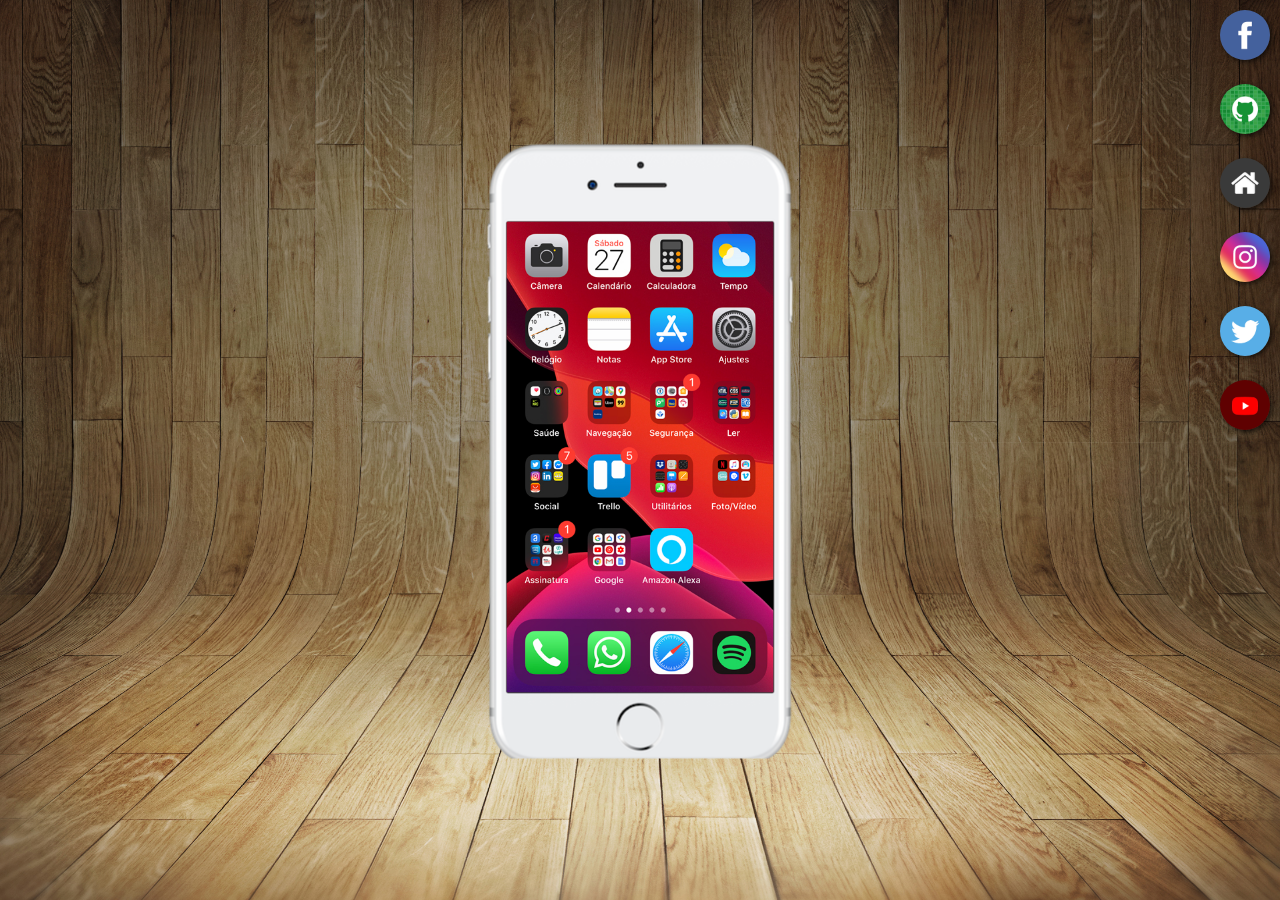
<file: index.html>
<!DOCTYPE html>
<html lang="en">
<head>
    <meta charset="UTF-8">
    <meta http-equiv="X-UA-Compatible" content="IE=edge">
    <meta name="viewport" content="width=device-width, initial-scale=1.0">
    <title>Document</title>
    <link rel="shortcut icon" href="favicon.ico" type="image/x-icon">
    <link rel="stylesheet" href="estilos/estilo.css">
</head>
<body>
   </p>  
    <main>
        <section id="telefone">
            <iframe src="home.html" frameborder="0" id="tela" name="tela" ></iframe>
        </section>
        <section id="redes-sociais">
            <a href="facebook.html" target="tela"><img src="imagens/logo-facebook.jpg" alt=""></a> <br>
            <a href="#"><img src="imagens/logo-github.jpg" alt=""></a> <br>
            <a href="home.html" target="tela"><img src="imagens/logo-home.jpg" alt=""></a>
 <br>
            <a href="#"><img src="imagens/logo-instagram.jpg" alt=""></a>
<br>
            <a href="#"><img src="imagens/logo-twitter.jpg" alt=""></a> <br>
            <a href="#"><img src="imagens/logo-youtube.jpg"></a>
        </section>
    </main>
</body>
</html>
</file>
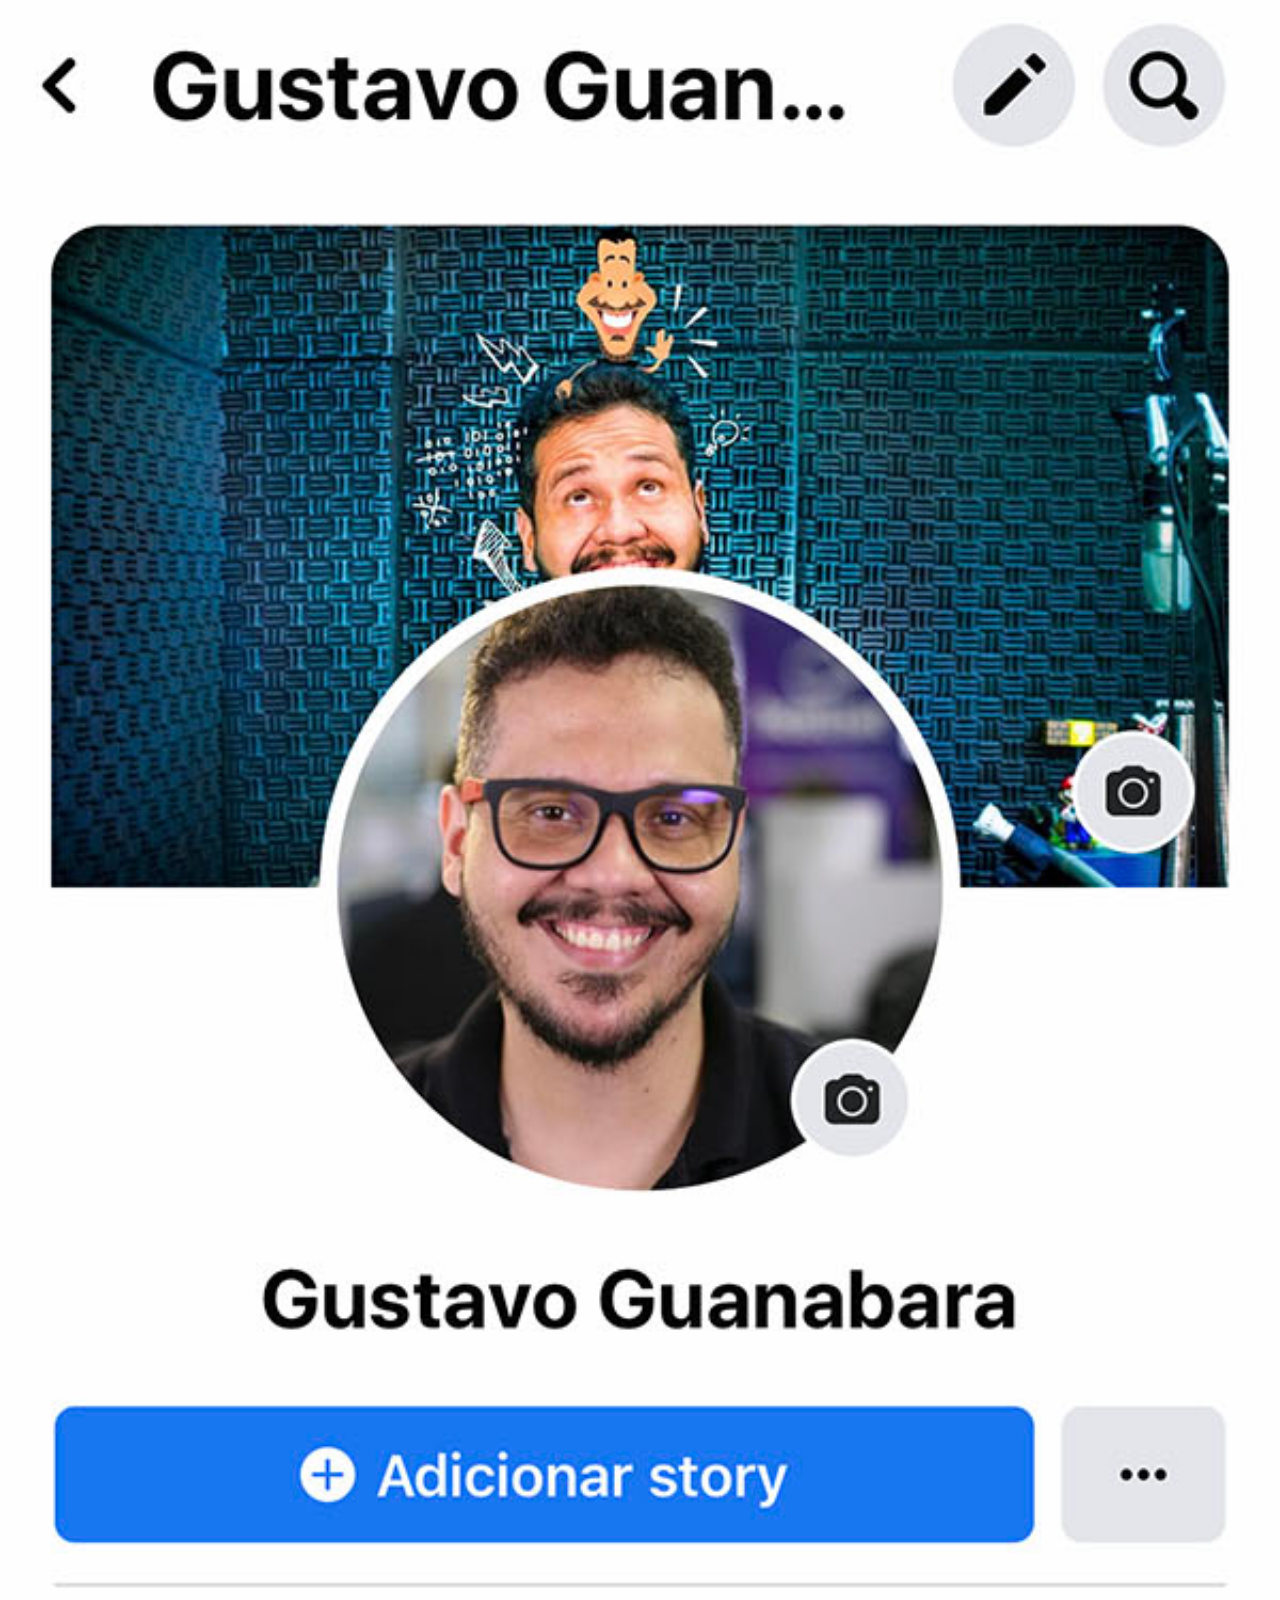
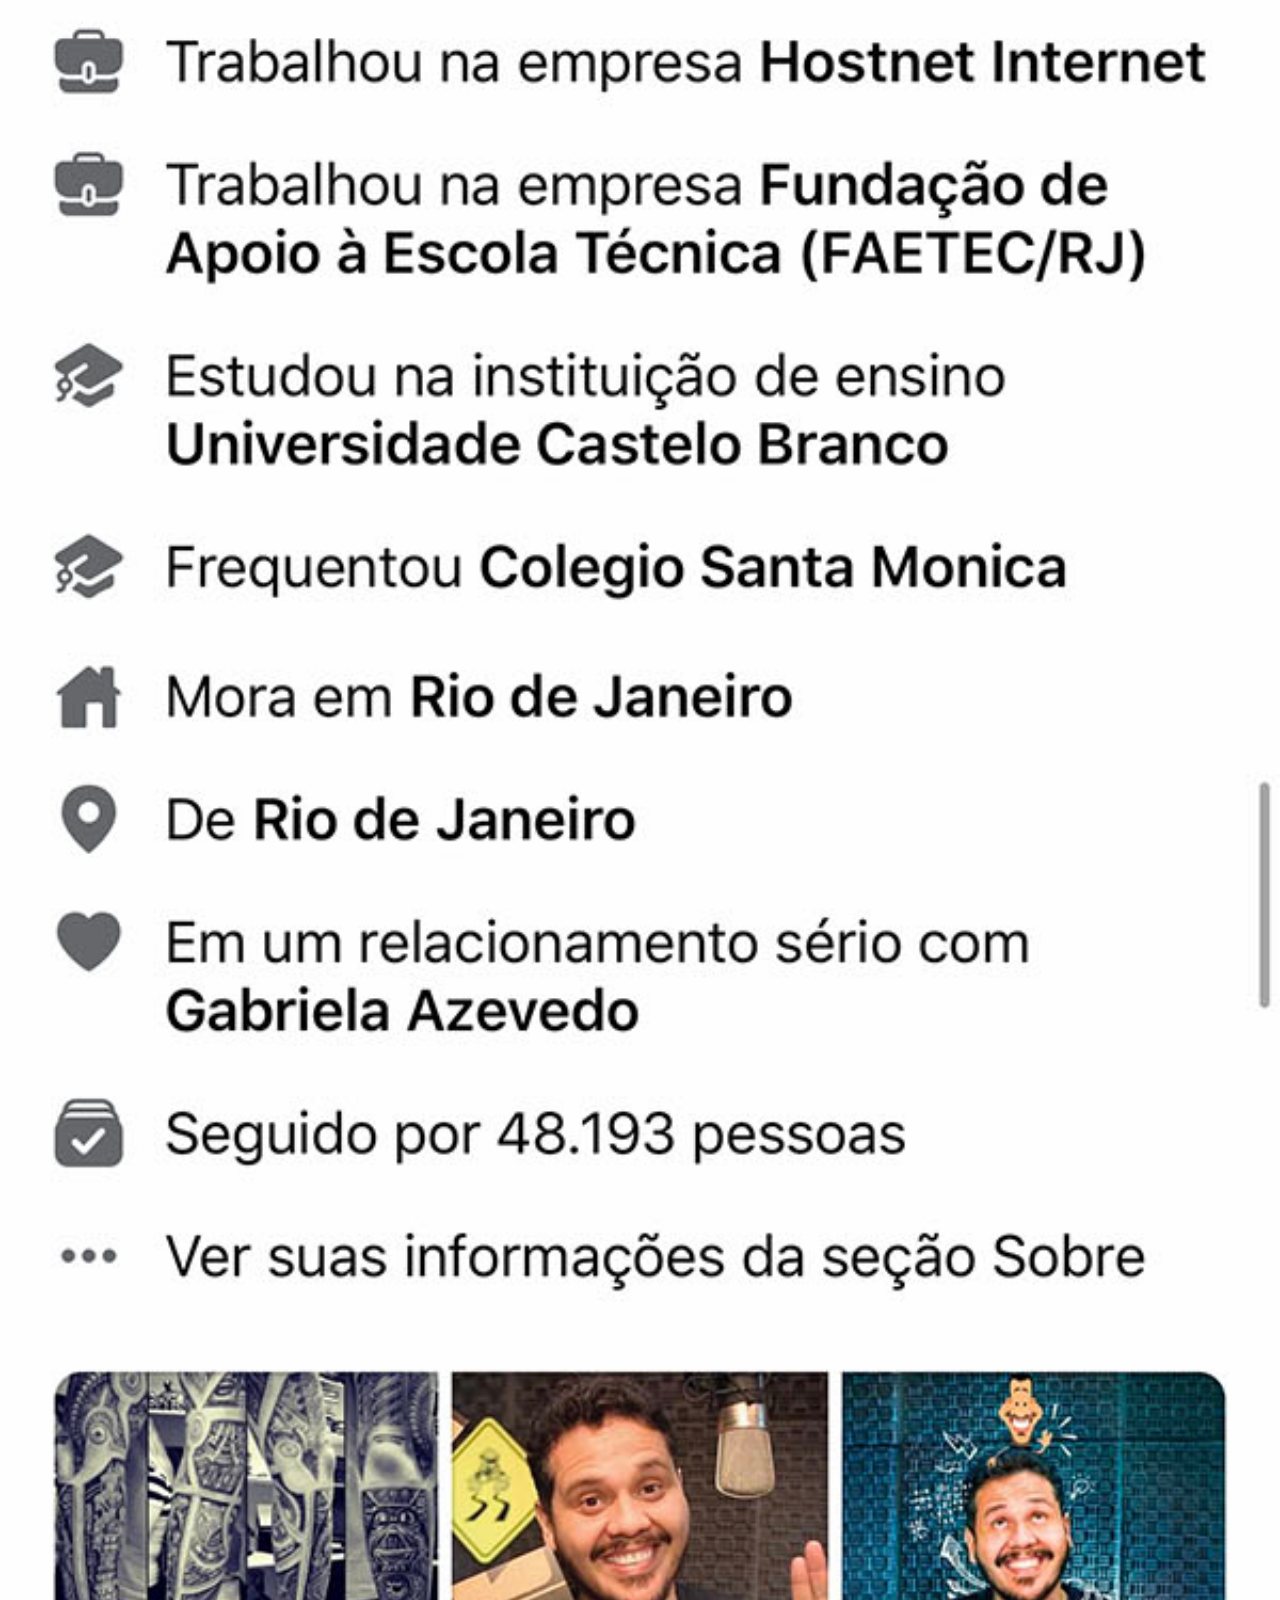
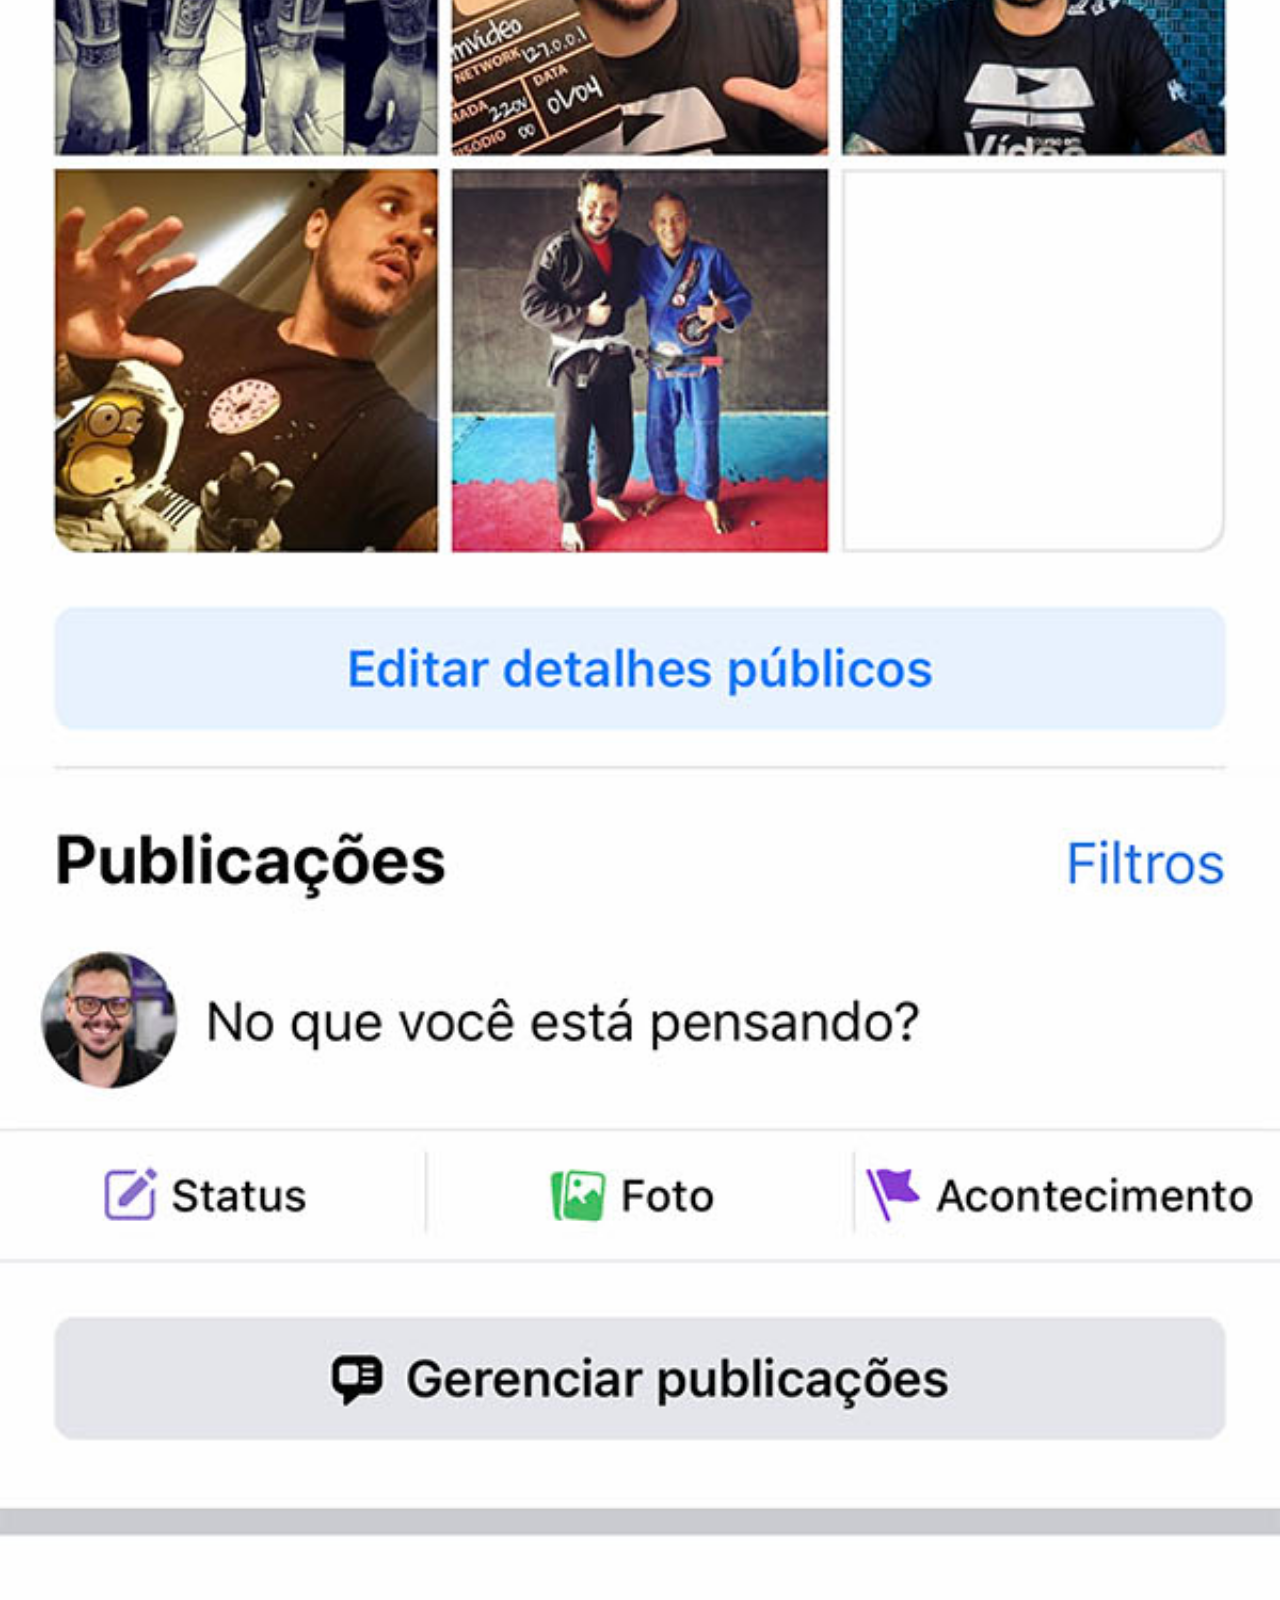
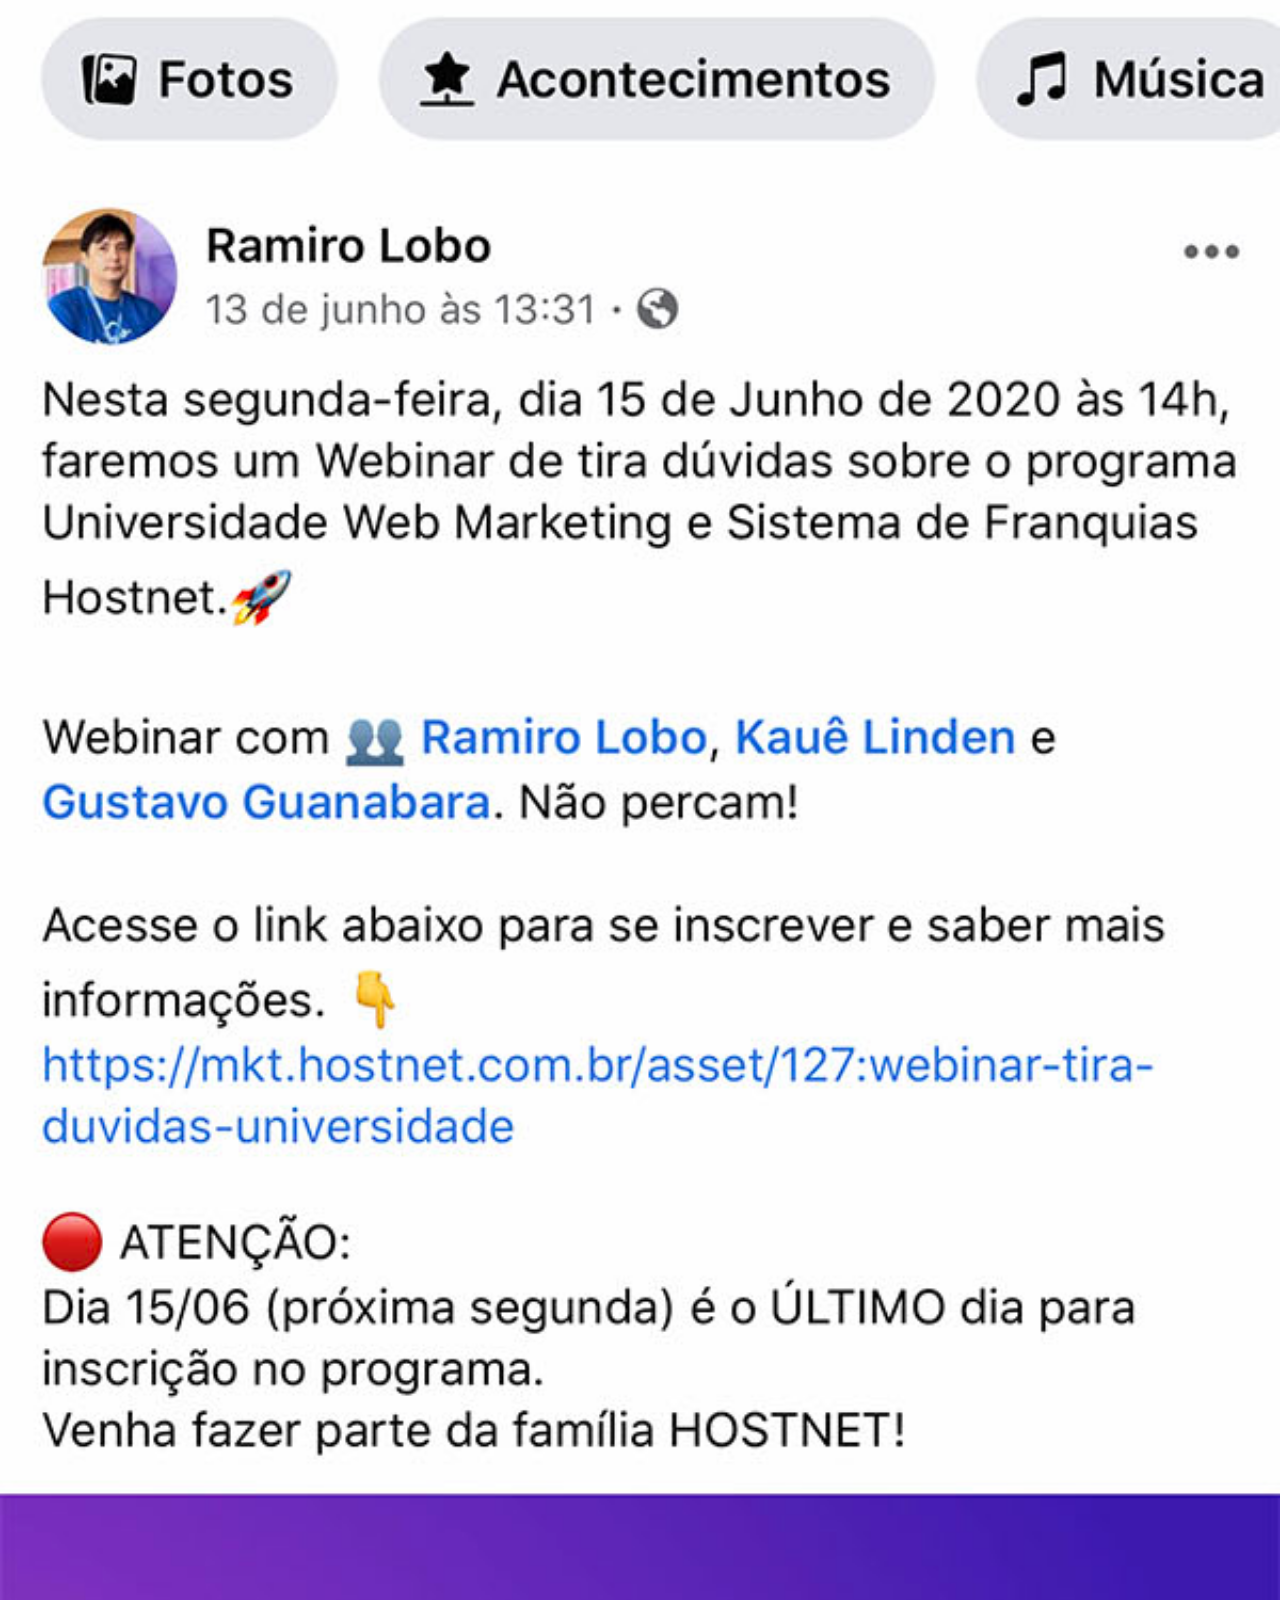
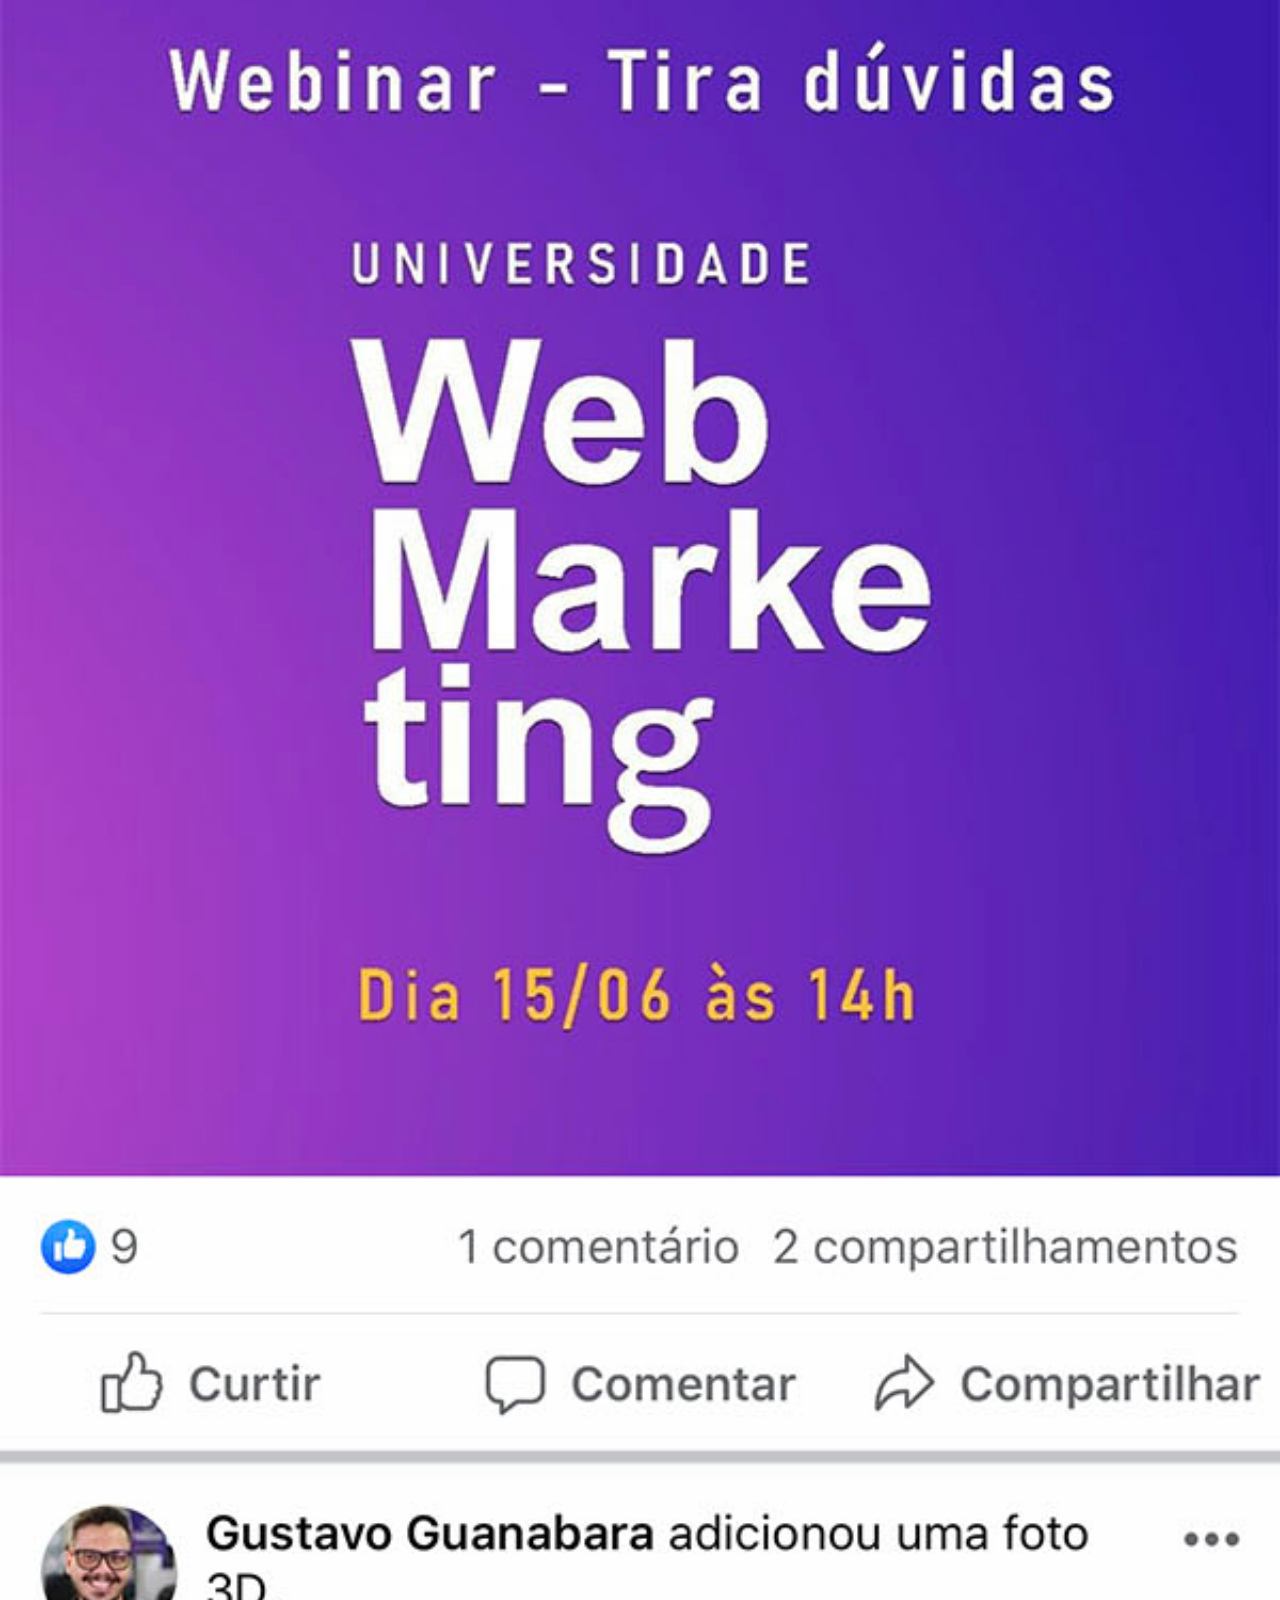
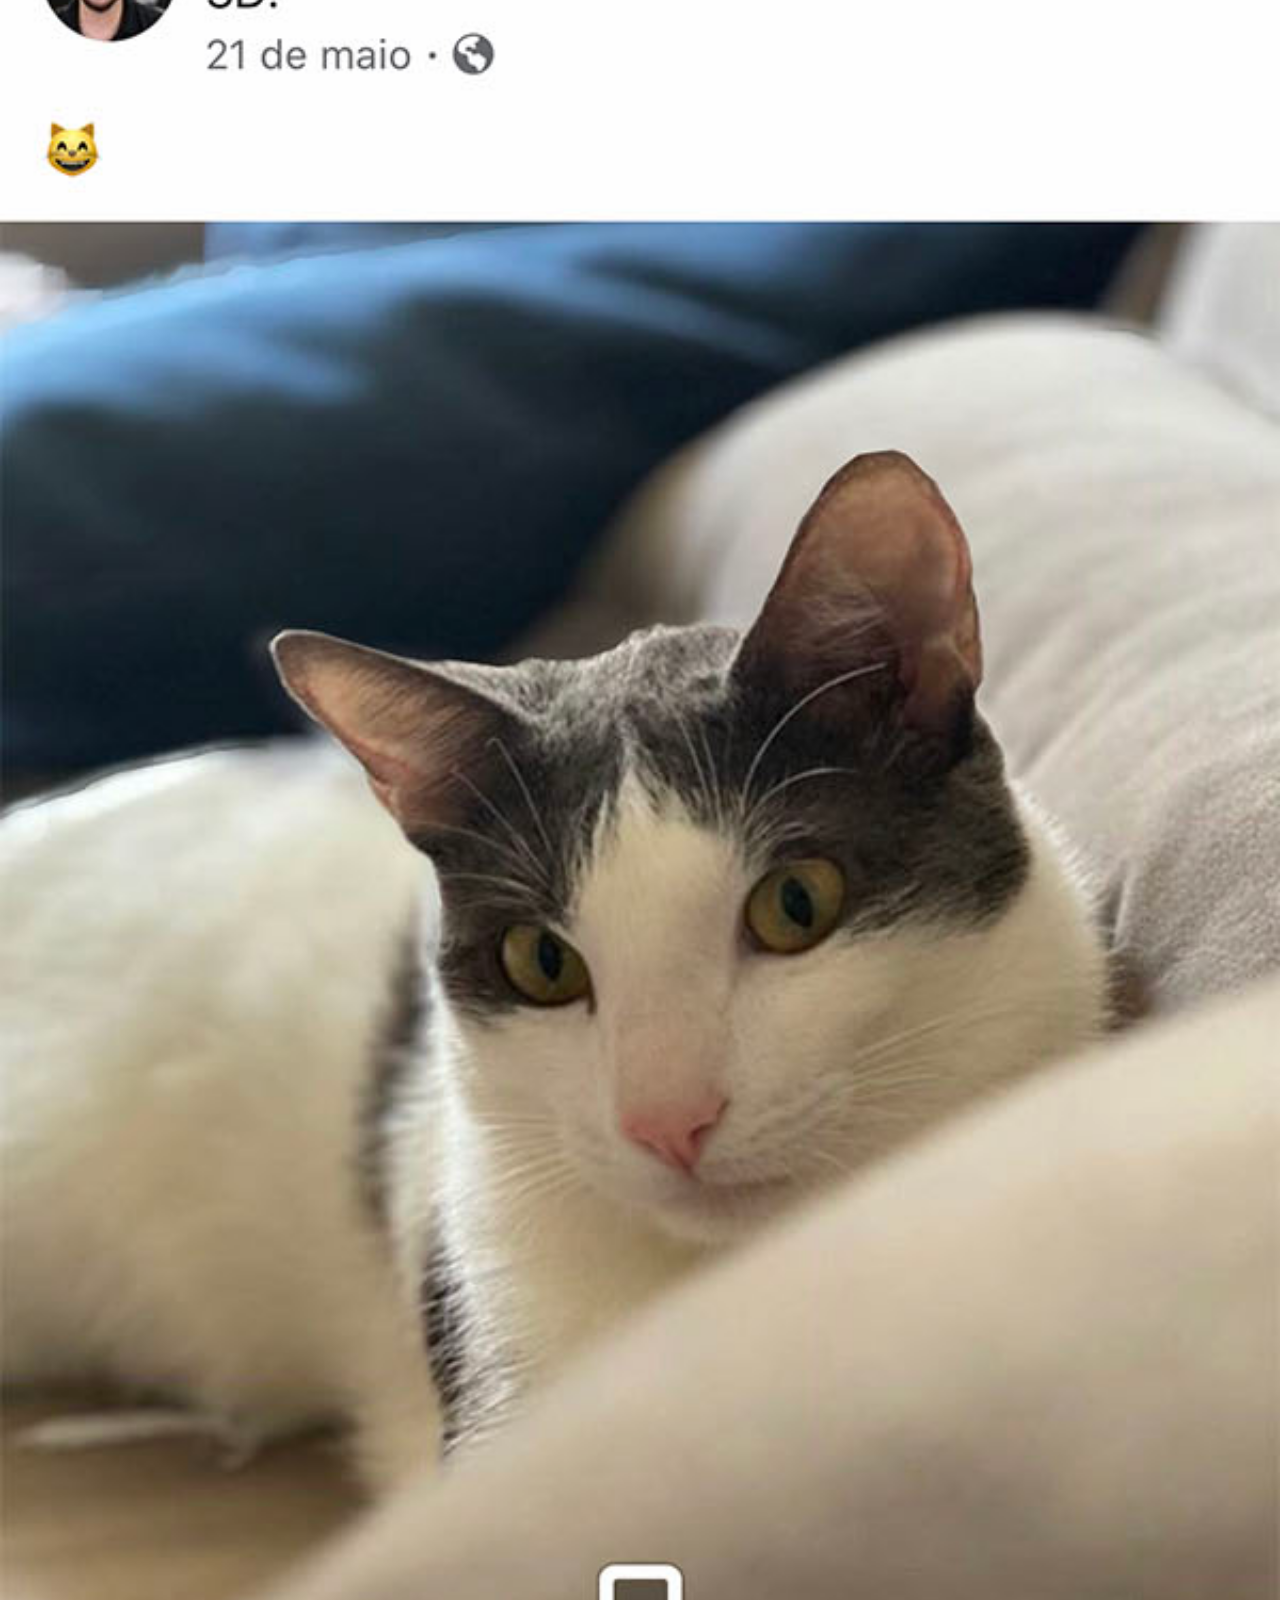
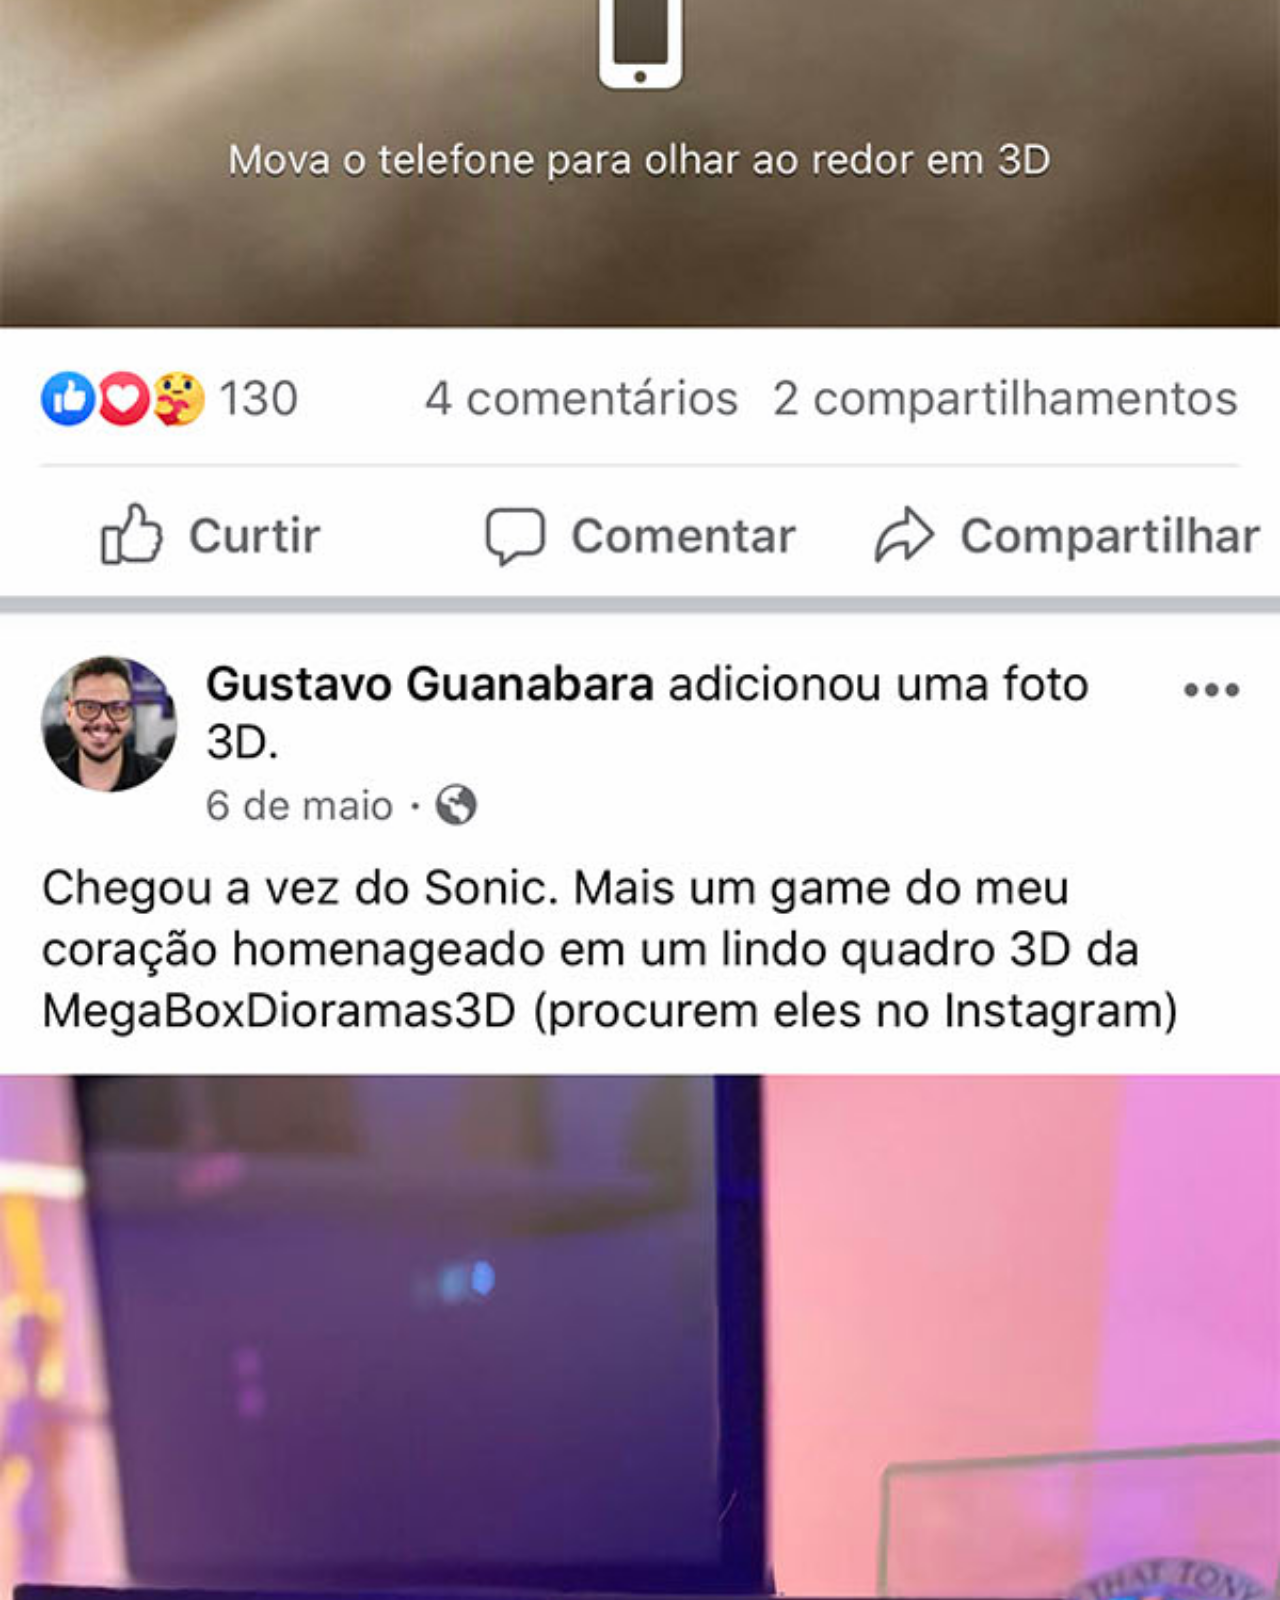
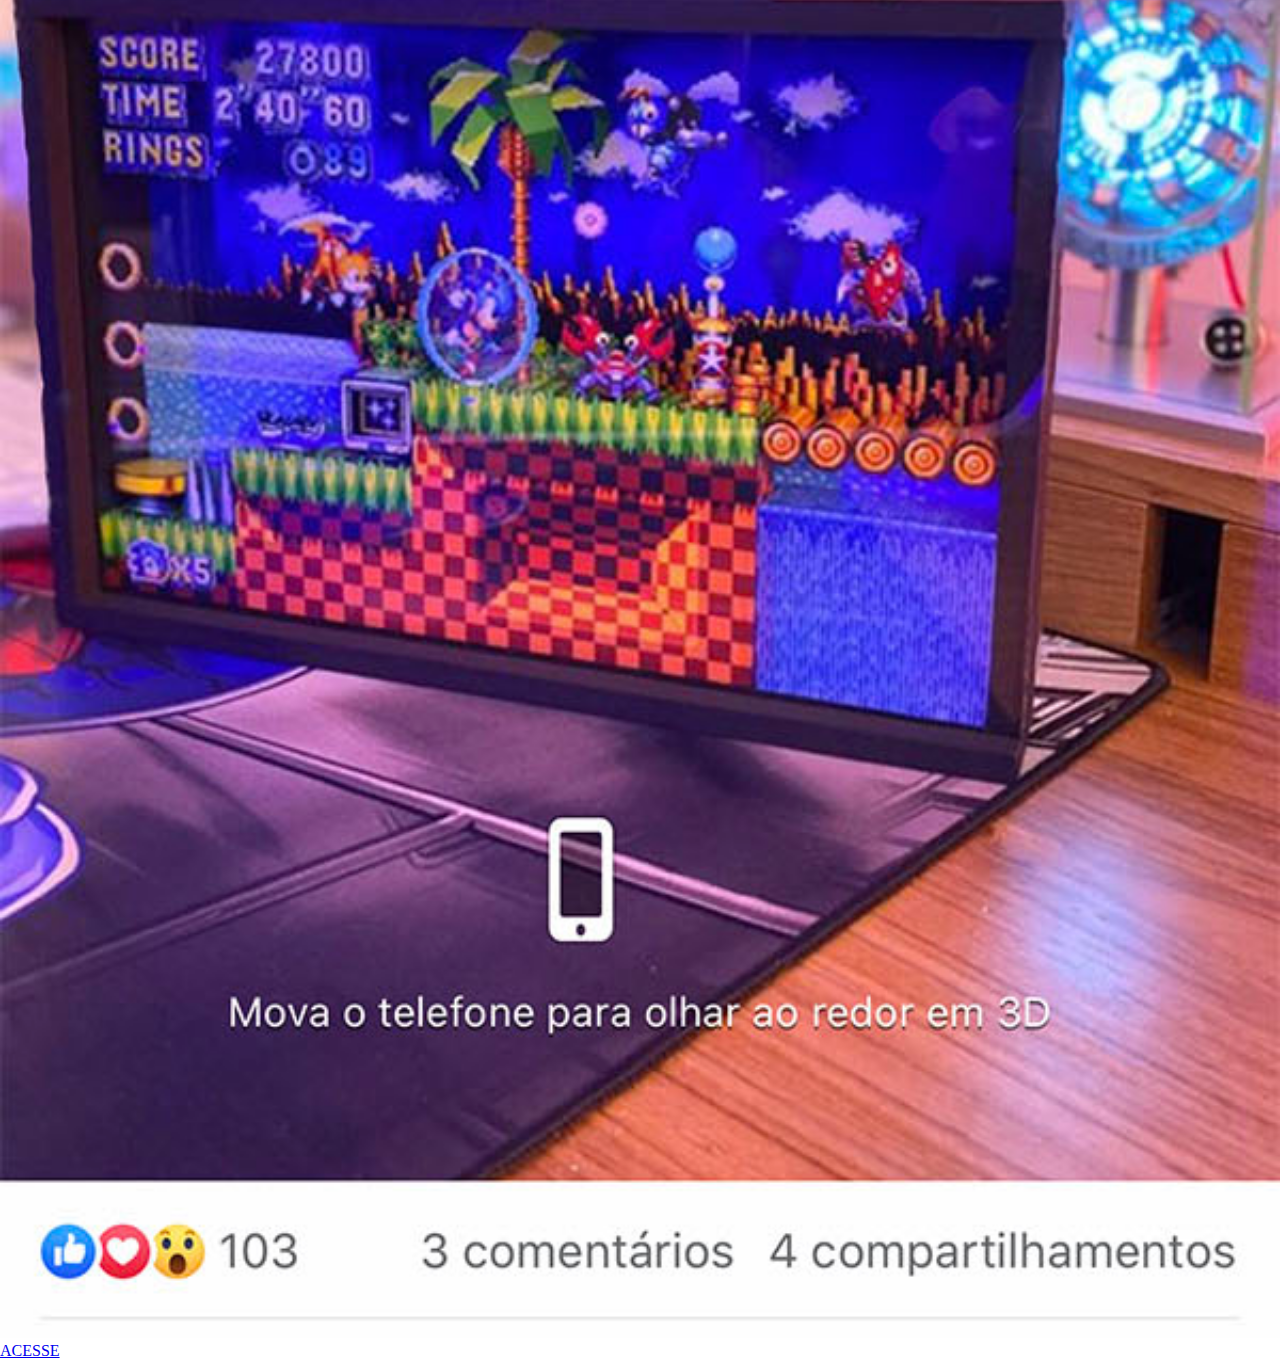
<file: facebook.html>
<!DOCTYPE html>
<html lang="pt-br">
<head>
    <meta charset="UTF-8">
    <meta http-equiv="X-UA-Compatible" content="IE=edge">
    <meta name="viewport" content="width=device-width, initial-scale=1.0">
    <title>Facebook</title>
    <link rel="stylesheet" href="estilos/social.css">
</head>
<body>
    <img src="imagens/tela-facebook.jpg" alt="Acesse">
    <a href="https:/www.youtube.com" target="_blank">ACESSE</a>
</body>
</html>
</file>
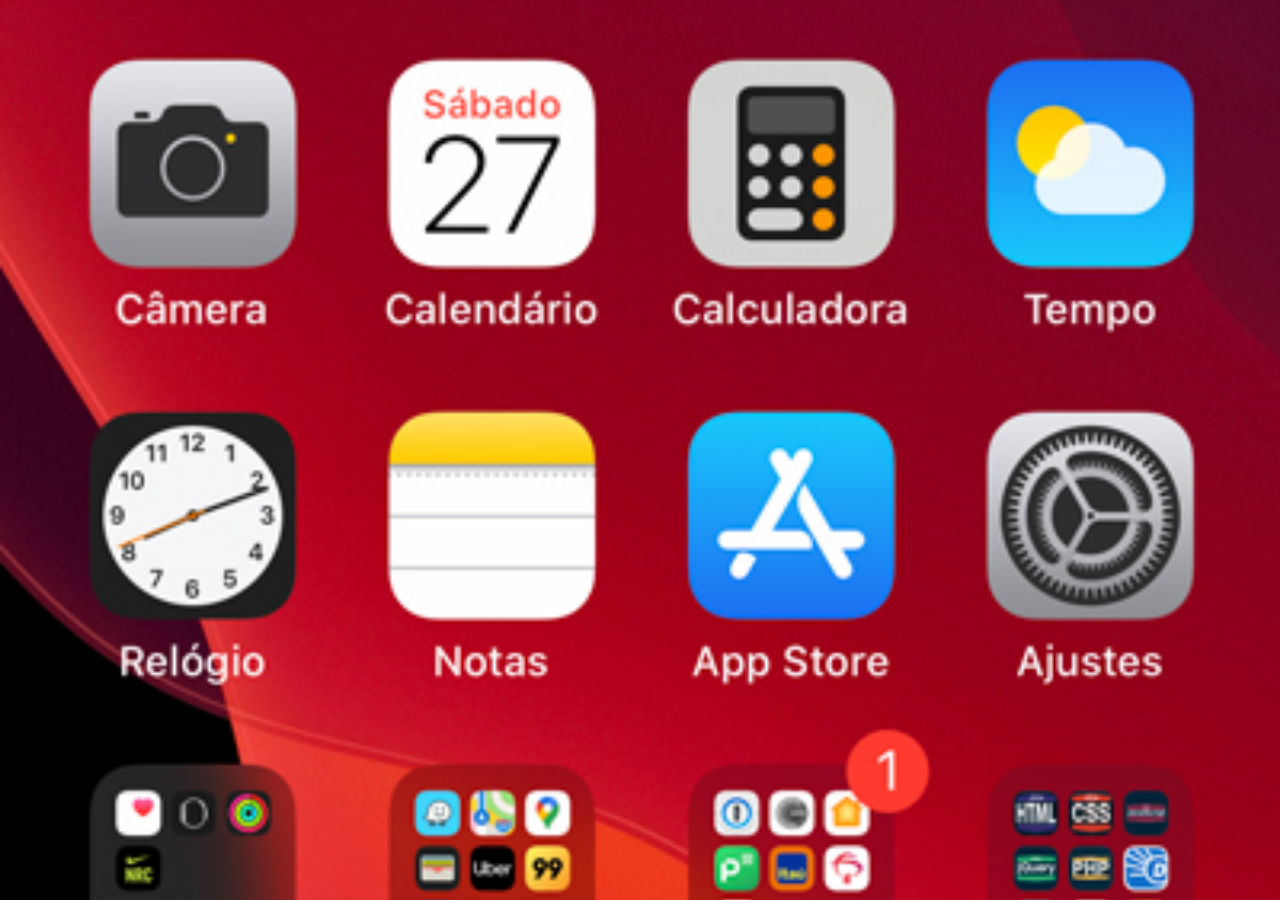
<file: home.html>
<!DOCTYPE html>
<html lang="en">
<head>
    <meta charset="UTF-8">
    <meta http-equiv="X-UA-Compatible" content="IE=edge">
    <meta name="viewport" content="width=device-width, initial-scale=1.0">
    <title>Document</title>
    <style>
    *
    {
        margin: 0px;
        padding: 0px;
    }
    body
    {
        height: 100vh;
        width: 100vw;
        background: url(imagens/tela-home.jpg) no-repeat top center;
        background-size: cover;
    }
    
    </style>
</head>
<body>
    
</body>
</html>
</file>
<file: estilos/estilo.css>
@charset "UTF-8";

*{
    margin: 0px;
    padding: 0px;
    font-family: Arial, Helvetica, sans-serif;
}

body,html
{
    height: 100vh;
    width: 100vw;
    background-color: black;
}
main
{
    position: relative;
    height: 100vh;
    width: 100vw;
}
section#telefone
{
    position: absolute;
    height: 617px;
    width: 311px;
    top: 50%;
    left: 50%;
    transform: translate(-50%,-50%);
    background: url(../imagens/frame-iphone.png);
    background-repeat: no-repeat;
    align-items: center;
    background-attachment: fixed;
}
body
{
    background: url(../imagens/fundo-madeira.jpg) no-repeat;
    background-position: top center;
    background-size: cover;

}
section#redes-sociais img
{
  width: 50px;
  border-radius: 50%;
  margin: 10px;
  box-sizing: border-box;
  box-shadow: 2px 2px 5px rgba(0, 0, 0, 0.637);
}
section#redes-sociais {
    text-align: right;
}
section#redes-sociais a 
{
    background-size:contain;
    height: 100vh;
    width: 100vw;
}
section iframe#tela
{
    position: absolute;
    top: 13%;
    left: 7%;
    height: 471px;
    width: 267px;
}
section#redes-sociais img:hover
{
    border: 2px solid white;
    transition: .3s;
    transform: translate(-5px,-5px);
    box-shadow: 5px 5px 10px rgba(0, 0, 0, 0.637);
    width: 100px;
}
</file>
<file: estilos/social.css>
@charset "UTF-8";
*
{
    margin: 0px;
    padding: 0px;
}
::-webkit-scrollbar
        {
            margin: 0px;
            padding: 0px;
        }
img
{
width: 100%;
height: 10
0%;
}
</file>
